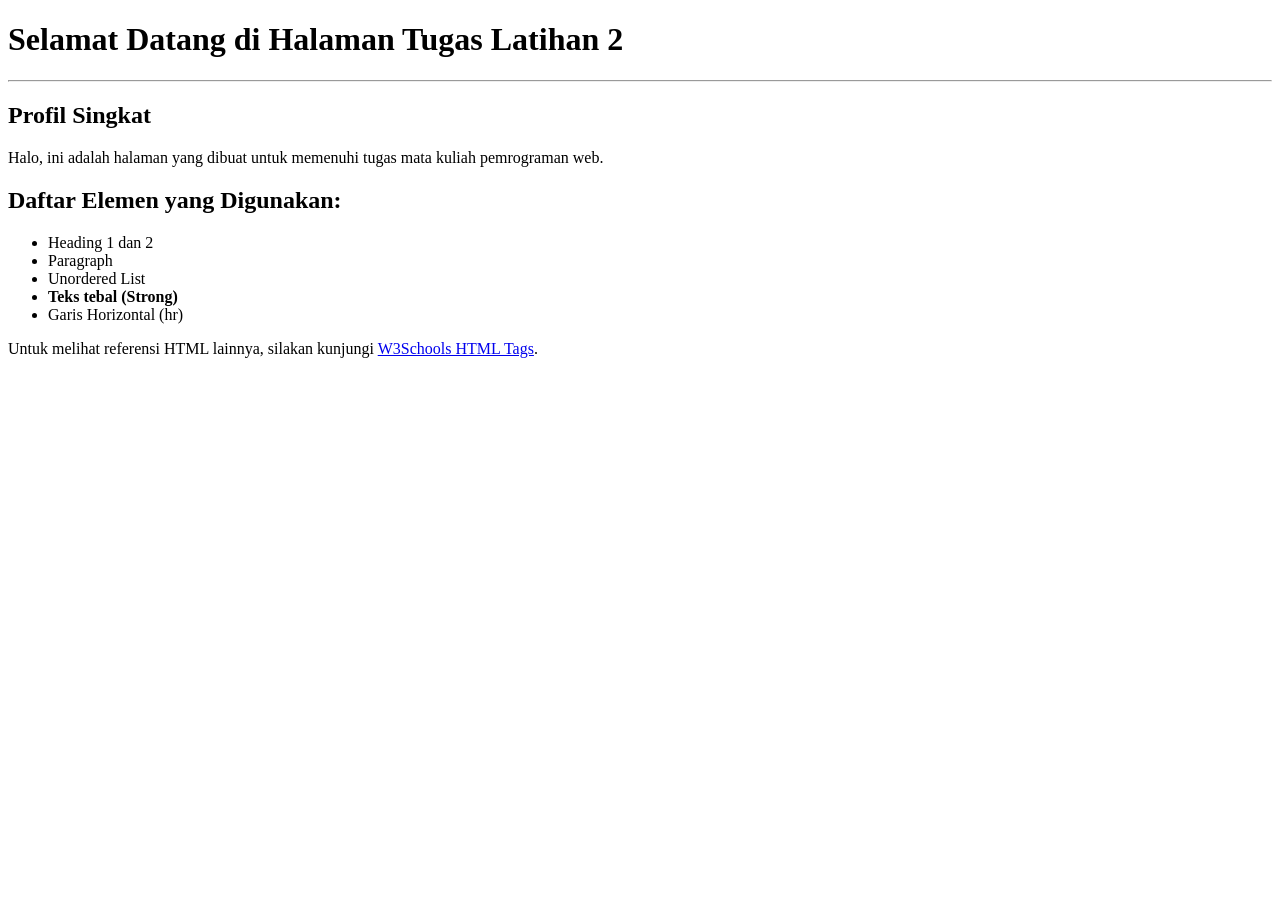
<file: index.html>
<!DOCTYPE html>
<html lang="en">
<head>
    <meta charset="UTF-8">
    <meta name="viewport" content="width=device-width, initial-scale=1.0">
    <title>Latihan 2 - Elemen HTML</title>
</head>
<body>

    <h1>Selamat Datang di Halaman Tugas Latihan 2</h1>
    <hr>
    
    <h2>Profil Singkat</h2>
    <p>Halo, ini adalah halaman yang dibuat untuk memenuhi tugas mata kuliah pemrograman web.</p>
    
    <h2>Daftar Elemen yang Digunakan:</h2>
    <ul>
        <li>Heading 1 dan 2</li>
        <li>Paragraph</li>
        <li>Unordered List</li>
        <li><strong>Teks tebal (Strong)</strong></li>
        <li>Garis Horizontal (hr)</li>
    </ul>

    <p>Untuk melihat referensi HTML lainnya, silakan kunjungi <a href="https://www.w3schools.com/tags/default.asp">W3Schools HTML Tags</a>.</p>

</body>
</html>
</file>
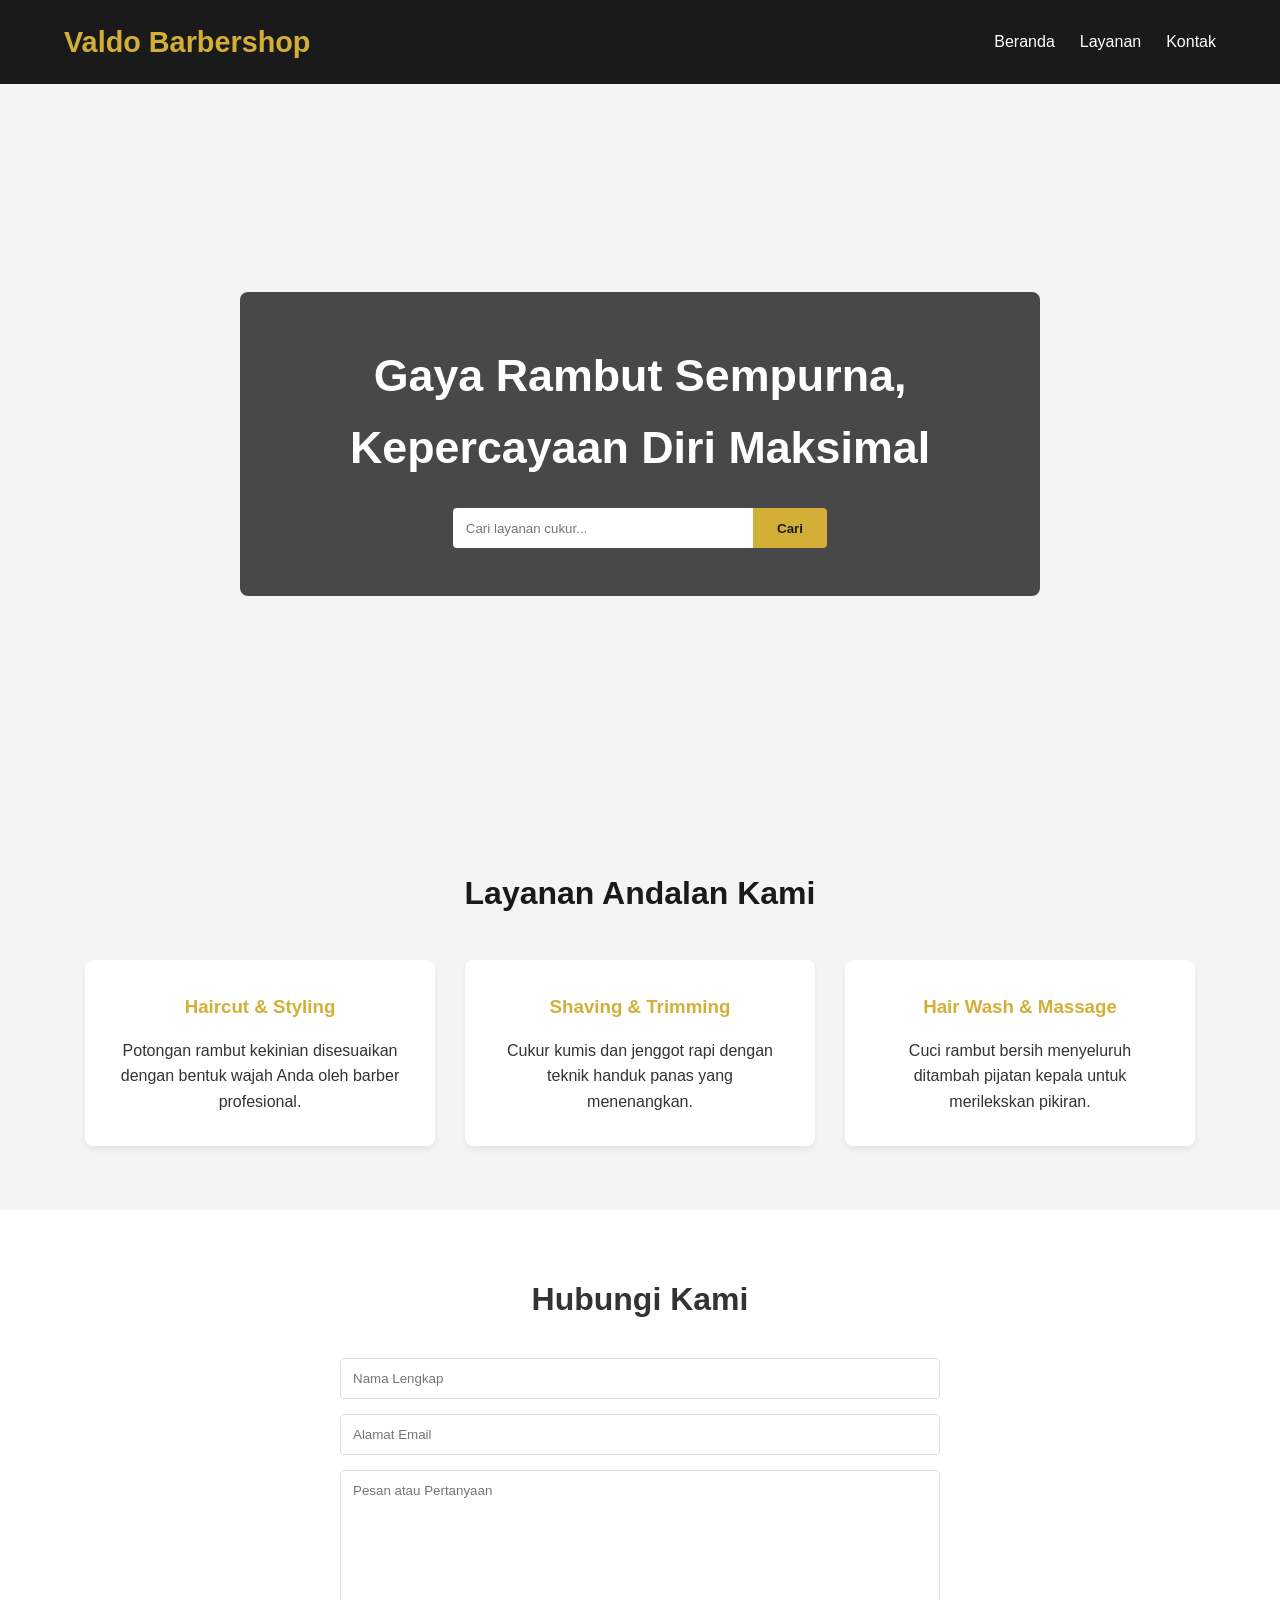
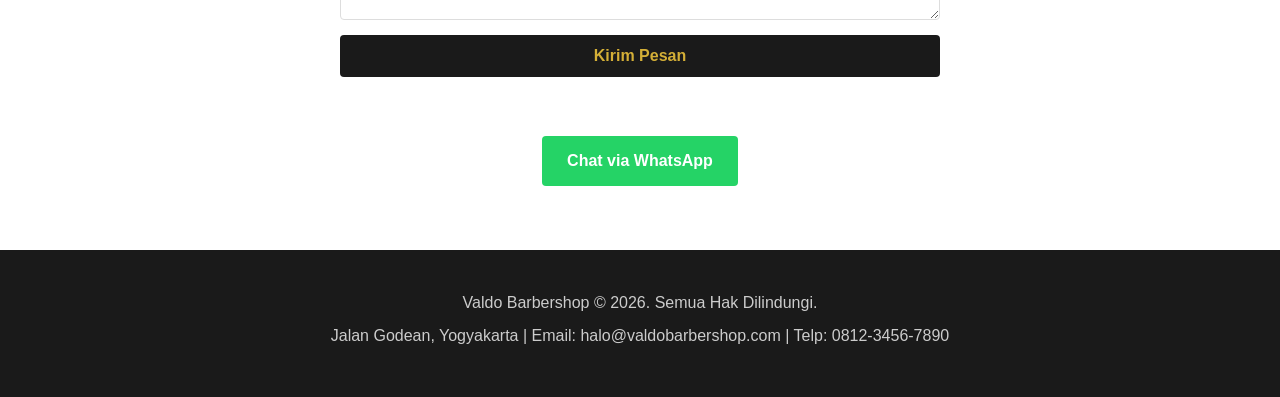
<file: valdo-babershop/index.html>
<!DOCTYPE html>
<html lang="id">
<head>
    <meta charset="UTF-8">
    <meta name="viewport" content="width=device-width, initial-scale=1.0">
    <title>Valdo Barbershop</title>
    <link rel="stylesheet" href="style.css">
</head>
<body>
    <header>
        <div class="logo">Valdo Barbershop</div>
        <nav>
            <ul>
                <li><a href="#hero">Beranda</a></li>
                <li><a href="#body-section">Layanan</a></li>
                <li><a href="#contact">Kontak</a></li>
            </ul>
        </nav>
    </header>

    <section id="hero">
        <div class="hero-content">
            <h1>Gaya Rambut Sempurna, Kepercayaan Diri Maksimal</h1>
            <form class="search-form">
                <input type="text" placeholder="Cari layanan cukur...">
                <button type="submit">Cari</button>
            </form>
        </div>
    </section>

    <section id="body-section">
        <h2>Layanan Andalan Kami</h2>
        <div class="services-container">
            <div class="service-card">
                <h3>Haircut & Styling</h3>
                <p>Potongan rambut kekinian disesuaikan dengan bentuk wajah Anda oleh barber profesional.</p>
            </div>
            <div class="service-card">
                <h3>Shaving & Trimming</h3>
                <p>Cukur kumis dan jenggot rapi dengan teknik handuk panas yang menenangkan.</p>
            </div>
            <div class="service-card">
                <h3>Hair Wash & Massage</h3>
                <p>Cuci rambut bersih menyeluruh ditambah pijatan kepala untuk merilekskan pikiran.</p>
            </div>
        </div>
    </section>

    <section id="contact">
        <h2>Hubungi Kami</h2>
        <form class="contact-form">
            <input type="text" placeholder="Nama Lengkap" required>
            <input type="email" placeholder="Alamat Email" required>
            <textarea placeholder="Pesan atau Pertanyaan" required></textarea>
            <button type="submit">Kirim Pesan</button>
        </form>
        <br>
        <a href="https://wa.me/6281234567890" class="wa-button">Chat via WhatsApp</a>
    </section>

    <footer>
        <p>Valdo Barbershop &copy; 2026. Semua Hak Dilindungi.</p>
        <p>Jalan Godean, Yogyakarta | Email: halo@valdobarbershop.com | Telp: 0812-3456-7890</p>
    </footer>
</body>
</html>
</file>
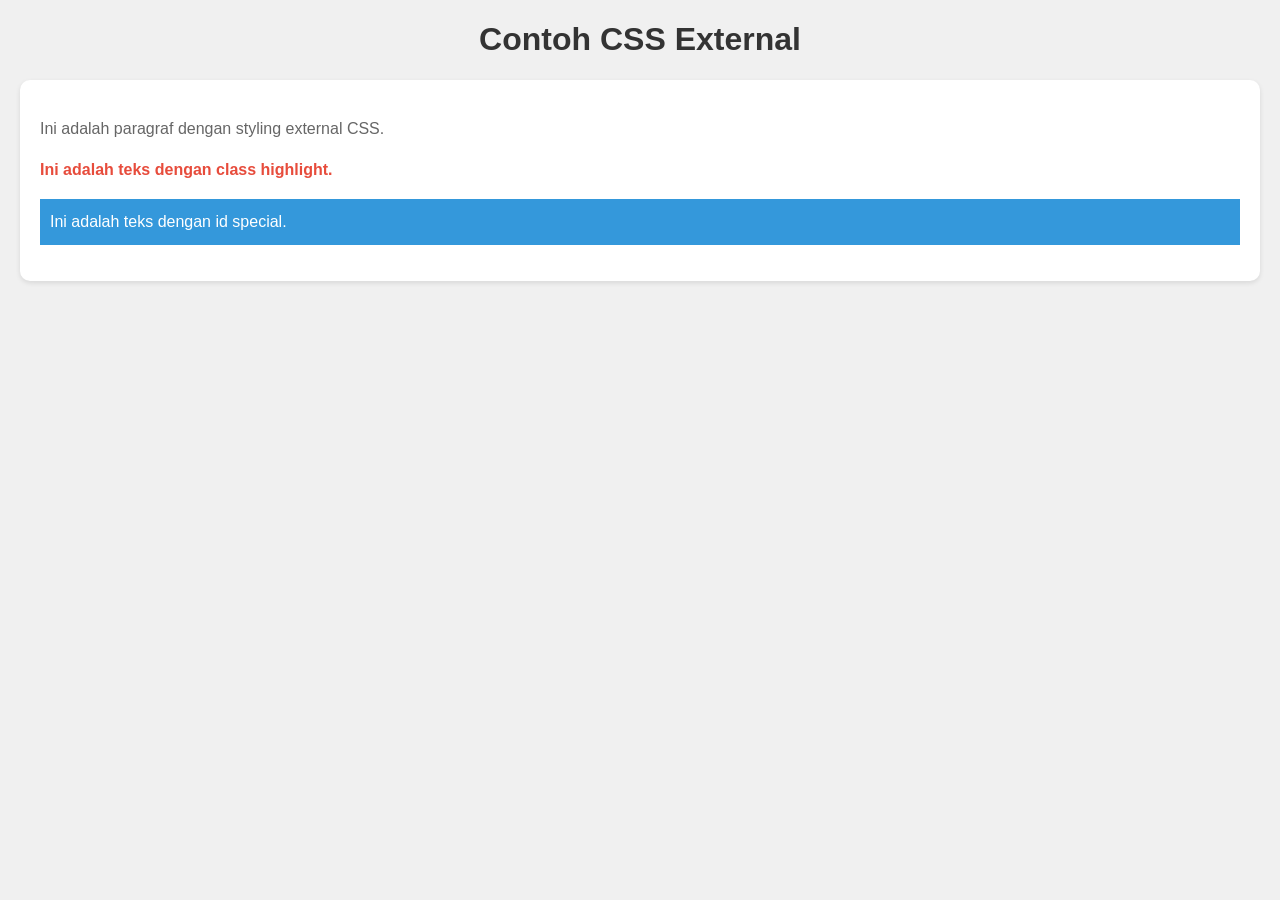
<file: templates/02-css-external.html>
<!DOCTYPE html>
<html lang="id">
<head>
    <meta charset="UTF-8">
    <meta name="viewport" content="width=device-width, initial-scale=1.0">
    <title>Template 2 - CSS External</title>
    <link rel="stylesheet" href="style-external.css">
</head>
<body>
    <h1>Contoh CSS External</h1>
    
    <div class="container">
        <p>Ini adalah paragraf dengan styling external CSS.</p>
        <p class="highlight">Ini adalah teks dengan class highlight.</p>
        <p id="special">Ini adalah teks dengan id special.</p>
    </div>
</body>
</html>
</file>
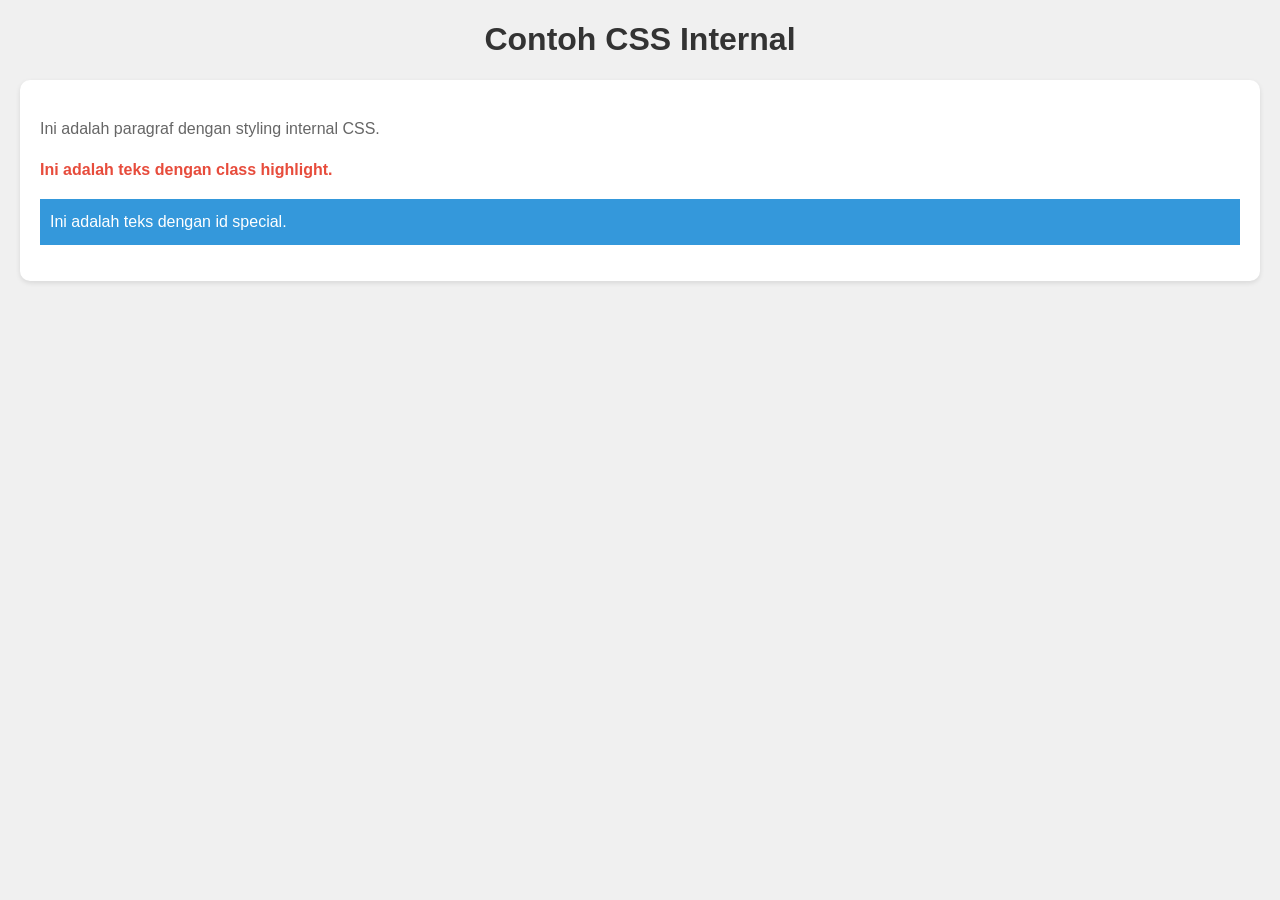
<file: templates/02-css-internal.html>
<!DOCTYPE html>
<html lang="id">
<head>
    <meta charset="UTF-8">
    <meta name="viewport" content="width=device-width, initial-scale=1.0">
    <title>Template 2 - CSS Internal</title>
    <style>
        /* CSS Internal Style */
        body {
            background-color: #f0f0f0;
            font-family: Arial, sans-serif;
            margin: 20px;
        }
        
        h1 {
            color: #333;
            text-align: center;
        }
        
        .container {
            background-color: white;
            padding: 20px;
            border-radius: 10px;
            box-shadow: 0 2px 5px rgba(0,0,0,0.1);
        }
        
        p {
            color: #666;
            line-height: 1.6;
        }
        
        .highlight {
            color: #e74c3c;
            font-weight: bold;
        }
        
        #special {
            background-color: #3498db;
            color: white;
            padding: 10px;
        }
    </style>
</head>
<body>
    <h1>Contoh CSS Internal</h1>
    
    <div class="container">
        <p>Ini adalah paragraf dengan styling internal CSS.</p>
        <p class="highlight">Ini adalah teks dengan class highlight.</p>
        <p id="special">Ini adalah teks dengan id special.</p>
    </div>
</body>
</html>
</file>
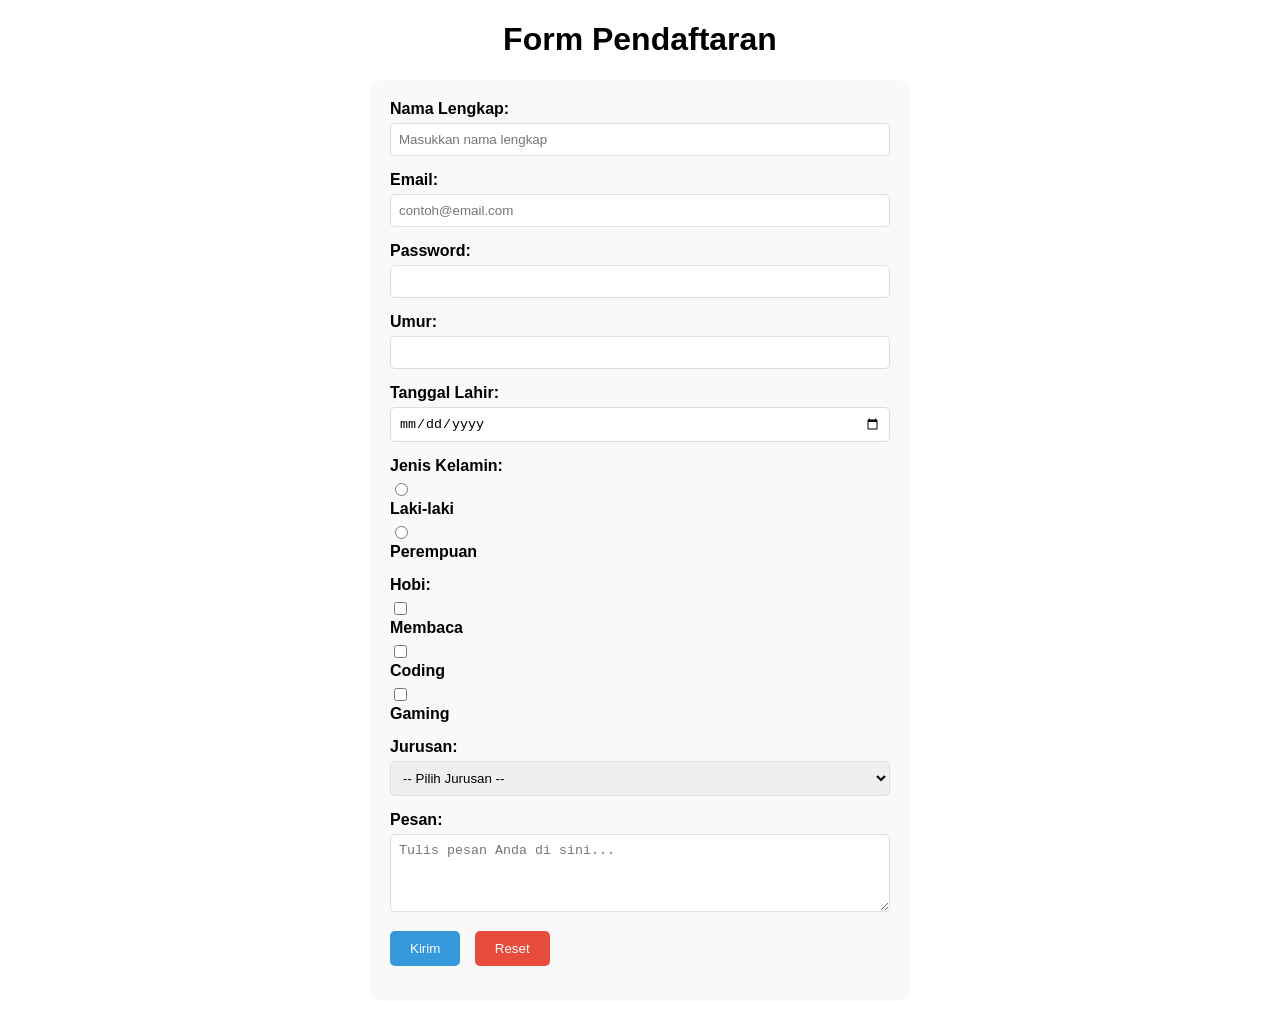
<file: templates/03-form.html>
<!DOCTYPE html>
<html lang="id">
<head>
    <meta charset="UTF-8">
    <meta name="viewport" content="width=device-width, initial-scale=1.0">
    <title>Template 3 - Form</title>
    <style>
        body {
            font-family: Arial, sans-serif;
            margin: 20px;
        }
        form {
            max-width: 500px;
            margin: 0 auto;
            background-color: #f9f9f9;
            padding: 20px;
            border-radius: 10px;
        }
        .form-group {
            margin-bottom: 15px;
        }
        label {
            display: block;
            margin-bottom: 5px;
            font-weight: bold;
        }
        input[type="text"],
        input[type="email"],
        input[type="password"],
        input[type="number"],
        input[type="date"],
        select,
        textarea {
            width: 100%;
            padding: 8px;
            border: 1px solid #ddd;
            border-radius: 5px;
            box-sizing: border-box;
        }
        input[type="submit"],
        input[type="reset"] {
            padding: 10px 20px;
            margin-right: 10px;
            background-color: #3498db;
            color: white;
            border: none;
            border-radius: 5px;
            cursor: pointer;
        }
        input[type="reset"] {
            background-color: #e74c3c;
        }
    </style>
</head>
<body>
    <h1 style="text-align: center;">Form Pendaftaran</h1>
    
    <form action="/submit" method="post">
        <!-- Text Input -->
        <div class="form-group">
            <label for="nama">Nama Lengkap:</label>
            <input type="text" id="nama" name="nama" placeholder="Masukkan nama lengkap" required>
        </div>
        
        <!-- Email Input -->
        <div class="form-group">
            <label for="email">Email:</label>
            <input type="email" id="email" name="email" placeholder="contoh@email.com" required>
        </div>
        
        <!-- Password Input -->
        <div class="form-group">
            <label for="password">Password:</label>
            <input type="password" id="password" name="password" required>
        </div>
        
        <!-- Number Input -->
        <div class="form-group">
            <label for="umur">Umur:</label>
            <input type="number" id="umur" name="umur" min="1" max="100">
        </div>
        
        <!-- Date Input -->
        <div class="form-group">
            <label for="tanggal">Tanggal Lahir:</label>
            <input type="date" id="tanggal" name="tanggal">
        </div>
        
        <!-- Radio Button -->
        <div class="form-group">
            <label>Jenis Kelamin:</label>
            <input type="radio" id="laki" name="gender" value="laki" required>
            <label for="laki">Laki-laki</label>
            <input type="radio" id="perempuan" name="gender" value="perempuan">
            <label for="perempuan">Perempuan</label>
        </div>
        
        <!-- Checkbox -->
        <div class="form-group">
            <label>Hobi:</label>
            <input type="checkbox" id="membaca" name="hobi" value="membaca">
            <label for="membaca">Membaca</label>
            <input type="checkbox" id="coding" name="hobi" value="coding">
            <label for="coding">Coding</label>
            <input type="checkbox" id="gaming" name="hobi" value="gaming">
            <label for="gaming">Gaming</label>
        </div>
        
        <!-- Select Dropdown -->
        <div class="form-group">
            <label for="jurusan">Jurusan:</label>
            <select id="jurusan" name="jurusan" required>
                <option value="">-- Pilih Jurusan --</option>
                <option value="informatika">Informatika</option>
                <option value="sipil">Teknik Sipil</option>
                <option value="elektro">Teknik Elektro</option>
                <option value="mesin">Teknik Mesin</option>
            </select>
        </div>
        
        <!-- Textarea -->
        <div class="form-group">
            <label for="pesan">Pesan:</label>
            <textarea id="pesan" name="pesan" rows="4" cols="50" placeholder="Tulis pesan Anda di sini..."></textarea>
        </div>
        
        <!-- Submit and Reset Buttons -->
        <div class="form-group">
            <input type="submit" value="Kirim">
            <input type="reset" value="Reset">
        </div>
    </form>
</body>
</html>
</file>
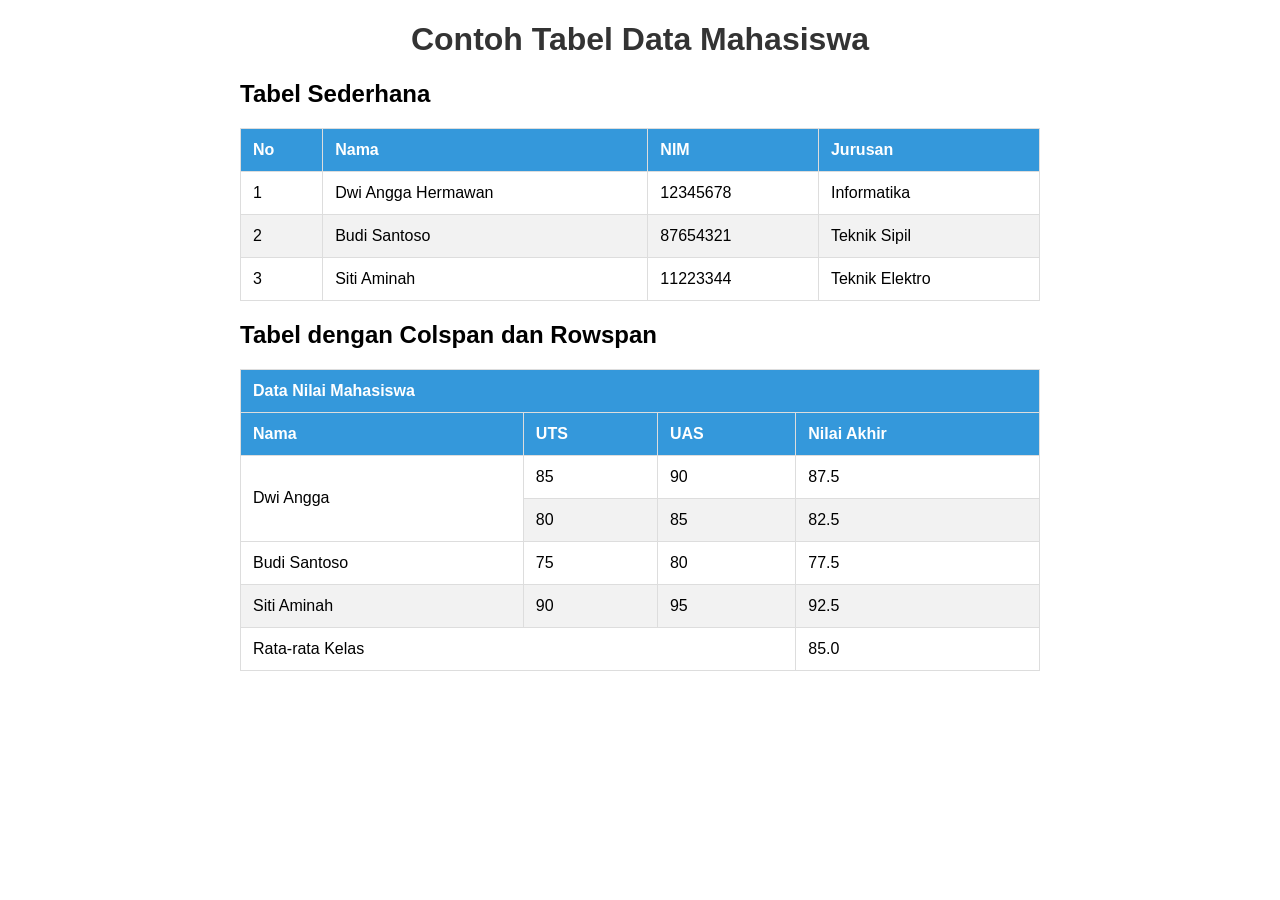
<file: templates/04-table.html>
<!DOCTYPE html>
<html lang="id">
<head>
    <meta charset="UTF-8">
    <meta name="viewport" content="width=device-width, initial-scale=1.0">
    <title>Template 4 - Table</title>
    <style>
        body {
            font-family: Arial, sans-serif;
            margin: 20px;
        }
        h1 {
            text-align: center;
            color: #333;
        }
        table {
            width: 100%;
            border-collapse: collapse;
            margin: 20px 0;
            background-color: white;
        }
        th, td {
            border: 1px solid #ddd;
            padding: 12px;
            text-align: left;
        }
        th {
            background-color: #3498db;
            color: white;
            font-weight: bold;
        }
        tr:nth-child(even) {
            background-color: #f2f2f2;
        }
        tr:hover {
            background-color: #e8f4f8;
        }
        .container {
            max-width: 800px;
            margin: 0 auto;
        }
    </style>
</head>
<body>
    <div class="container">
        <h1>Contoh Tabel Data Mahasiswa</h1>
        
        <!-- Tabel Sederhana -->
        <h2>Tabel Sederhana</h2>
        <table border="1" cellpadding="8" cellspacing="0">
            <thead>
                <tr>
                    <th>No</th>
                    <th>Nama</th>
                    <th>NIM</th>
                    <th>Jurusan</th>
                </tr>
            </thead>
            <tbody>
                <tr>
                    <td>1</td>
                    <td>Dwi Angga Hermawan</td>
                    <td>12345678</td>
                    <td>Informatika</td>
                </tr>
                <tr>
                    <td>2</td>
                    <td>Budi Santoso</td>
                    <td>87654321</td>
                    <td>Teknik Sipil</td>
                </tr>
                <tr>
                    <td>3</td>
                    <td>Siti Aminah</td>
                    <td>11223344</td>
                    <td>Teknik Elektro</td>
                </tr>
            </tbody>
        </table>
        
        <!-- Tabel dengan Colspan dan Rowspan -->
        <h2>Tabel dengan Colspan dan Rowspan</h2>
        <table border="1" cellpadding="8" cellspacing="0">
            <thead>
                <tr>
                    <th colspan="4">Data Nilai Mahasiswa</th>
                </tr>
                <tr>
                    <th>Nama</th>
                    <th>UTS</th>
                    <th>UAS</th>
                    <th>Nilai Akhir</th>
                </tr>
            </thead>
            <tbody>
                <tr>
                    <td rowspan="2">Dwi Angga</td>
                    <td>85</td>
                    <td>90</td>
                    <td>87.5</td>
                </tr>
                <tr>
                    <td>80</td>
                    <td>85</td>
                    <td>82.5</td>
                </tr>
                <tr>
                    <td>Budi Santoso</td>
                    <td>75</td>
                    <td>80</td>
                    <td>77.5</td>
                </tr>
                <tr>
                    <td>Siti Aminah</td>
                    <td>90</td>
                    <td>95</td>
                    <td>92.5</td>
                </tr>
            </tbody>
            <tfoot>
                <tr>
                    <td colspan="3">Rata-rata Kelas</td>
                    <td>85.0</td>
                </tr>
            </tfoot>
        </table>
    </div>
</body>
</html>
</file>
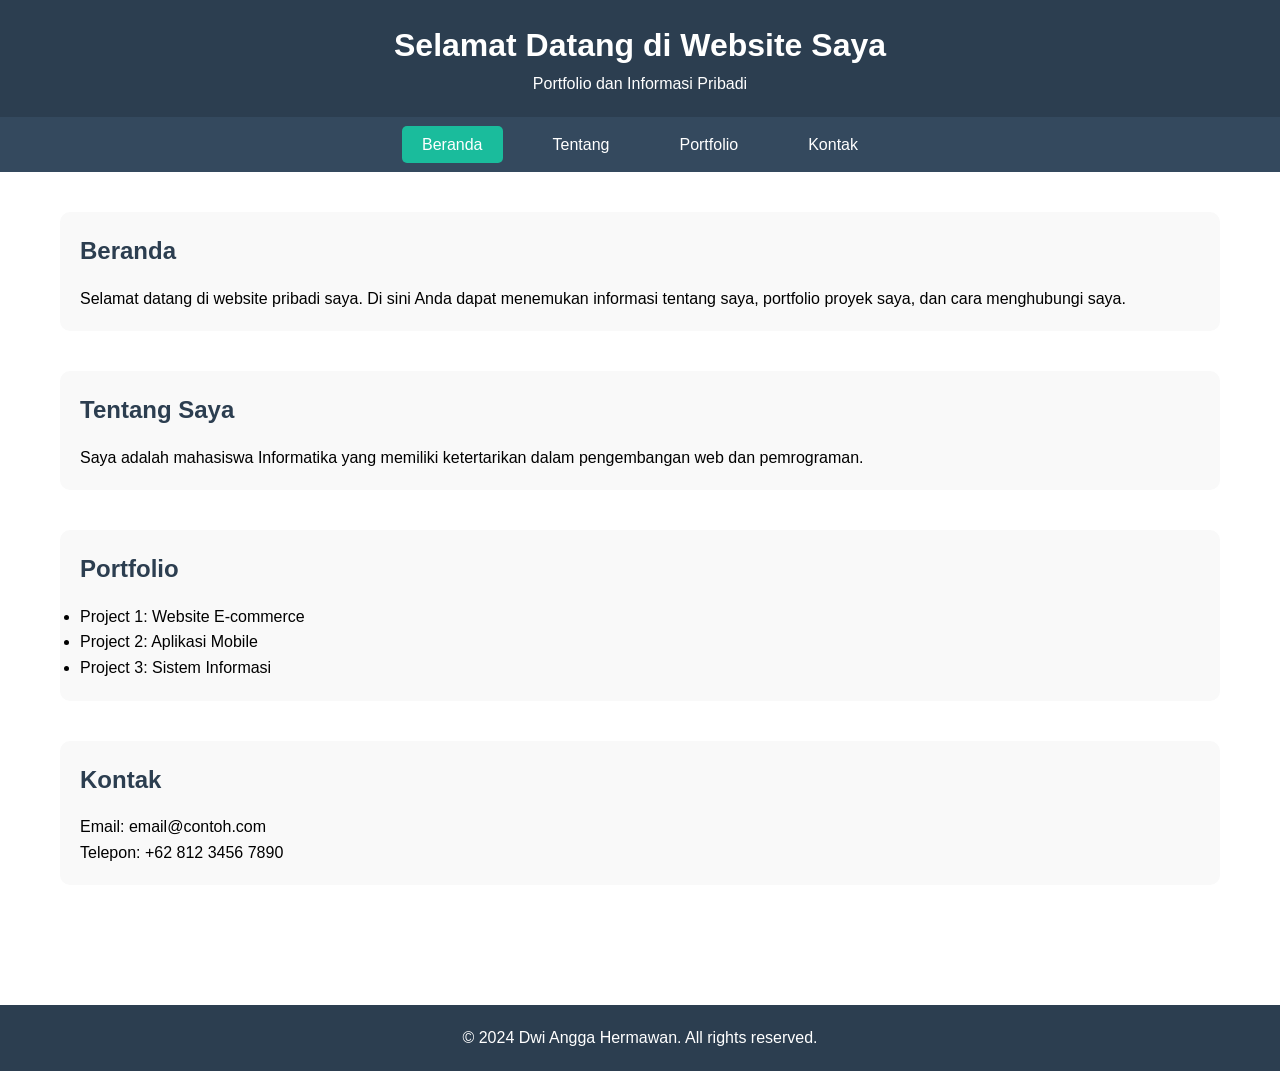
<file: templates/05-navigation.html>
<!DOCTYPE html>
<html lang="id">
<head>
    <meta charset="UTF-8">
    <meta name="viewport" content="width=device-width, initial-scale=1.0">
    <title>Template 5 - Navigation</title>
    <style>
        * {
            margin: 0;
            padding: 0;
            box-sizing: border-box;
        }
        
        body {
            font-family: Arial, sans-serif;
            line-height: 1.6;
        }
        
        /* Header Styles */
        header {
            background-color: #2c3e50;
            color: white;
            padding: 20px 0;
            text-align: center;
        }
        
        header h1 {
            margin: 0;
        }
        
        /* Navigation Styles */
        nav {
            background-color: #34495e;
            padding: 15px 0;
        }
        
        nav ul {
            list-style: none;
            display: flex;
            justify-content: center;
            gap: 30px;
        }
        
        nav ul li a {
            color: white;
            text-decoration: none;
            padding: 10px 20px;
            border-radius: 5px;
            transition: background-color 0.3s;
        }
        
        nav ul li a:hover {
            background-color: #1abc9c;
        }
        
        nav ul li a.active {
            background-color: #1abc9c;
        }
        
        /* Main Content */
        main {
            padding: 40px 20px;
            max-width: 1200px;
            margin: 0 auto;
        }
        
        /* Section Styles */
        section {
            margin-bottom: 40px;
            padding: 20px;
            background-color: #f9f9f9;
            border-radius: 10px;
        }
        
        section h2 {
            color: #2c3e50;
            margin-bottom: 15px;
        }
        
        /* Footer Styles */
        footer {
            background-color: #2c3e50;
            color: white;
            text-align: center;
            padding: 20px 0;
            margin-top: 40px;
        }
    </style>
</head>
<body>
    <!-- Header -->
    <header>
        <h1>Selamat Datang di Website Saya</h1>
        <p>Portfolio dan Informasi Pribadi</p>
    </header>
    
    <!-- Navigation -->
    <nav>
        <ul>
            <li><a href="#home" class="active">Beranda</a></li>
            <li><a href="#about">Tentang</a></li>
            <li><a href="#portfolio">Portfolio</a></li>
            <li><a href="#contact">Kontak</a></li>
        </ul>
    </nav>
    
    <!-- Main Content -->
    <main>
        <!-- Home Section -->
        <section id="home">
            <h2>Beranda</h2>
            <p>Selamat datang di website pribadi saya. Di sini Anda dapat menemukan informasi tentang saya, portfolio proyek saya, dan cara menghubungi saya.</p>
        </section>
        
        <!-- About Section -->
        <section id="about">
            <h2>Tentang Saya</h2>
            <p>Saya adalah mahasiswa Informatika yang memiliki ketertarikan dalam pengembangan web dan pemrograman.</p>
        </section>
        
        <!-- Portfolio Section -->
        <section id="portfolio">
            <h2>Portfolio</h2>
            <ul>
                <li>Project 1: Website E-commerce</li>
                <li>Project 2: Aplikasi Mobile</li>
                <li>Project 3: Sistem Informasi</li>
            </ul>
        </section>
        
        <!-- Contact Section -->
        <section id="contact">
            <h2>Kontak</h2>
            <p>Email: email@contoh.com</p>
            <p>Telepon: +62 812 3456 7890</p>
        </section>
    </main>
    
    <!-- Footer -->
    <footer>
        <p>&copy; 2024 Dwi Angga Hermawan. All rights reserved.</p>
    </footer>
</body>
</html>
</file>
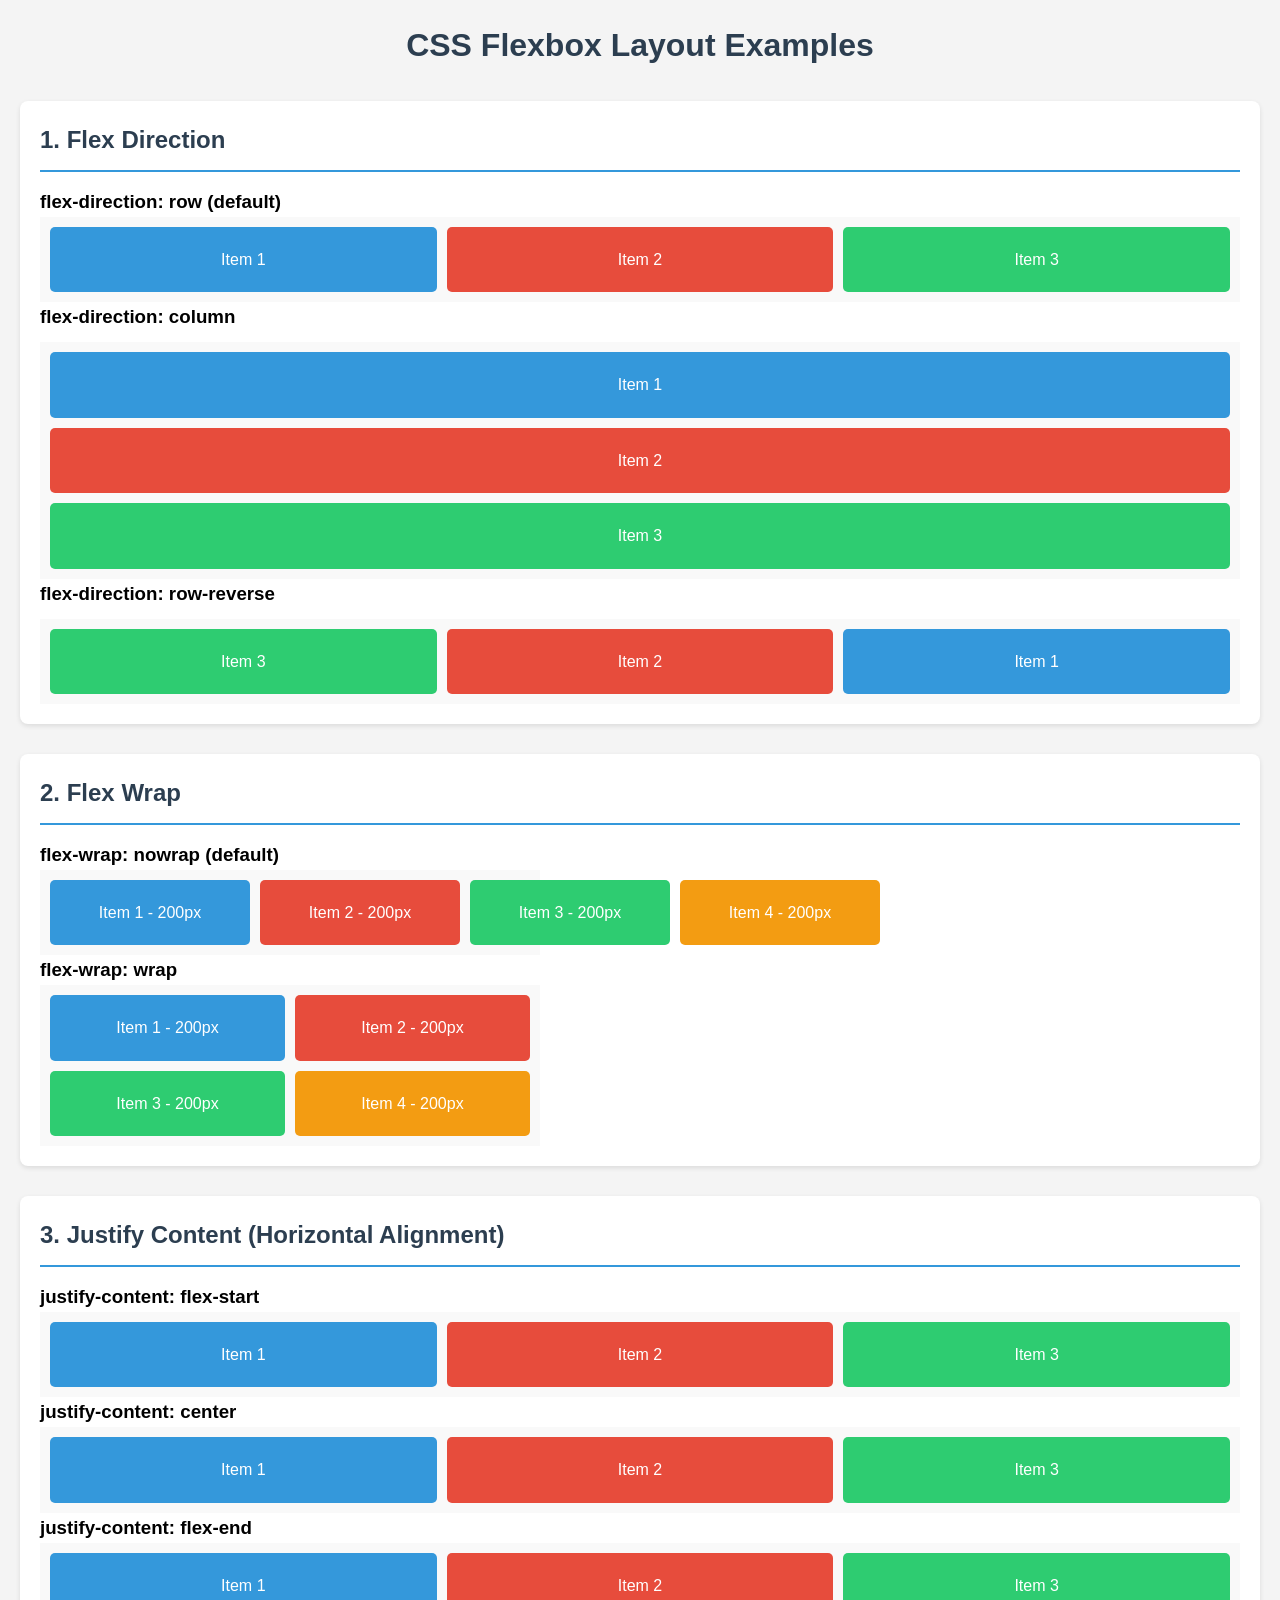
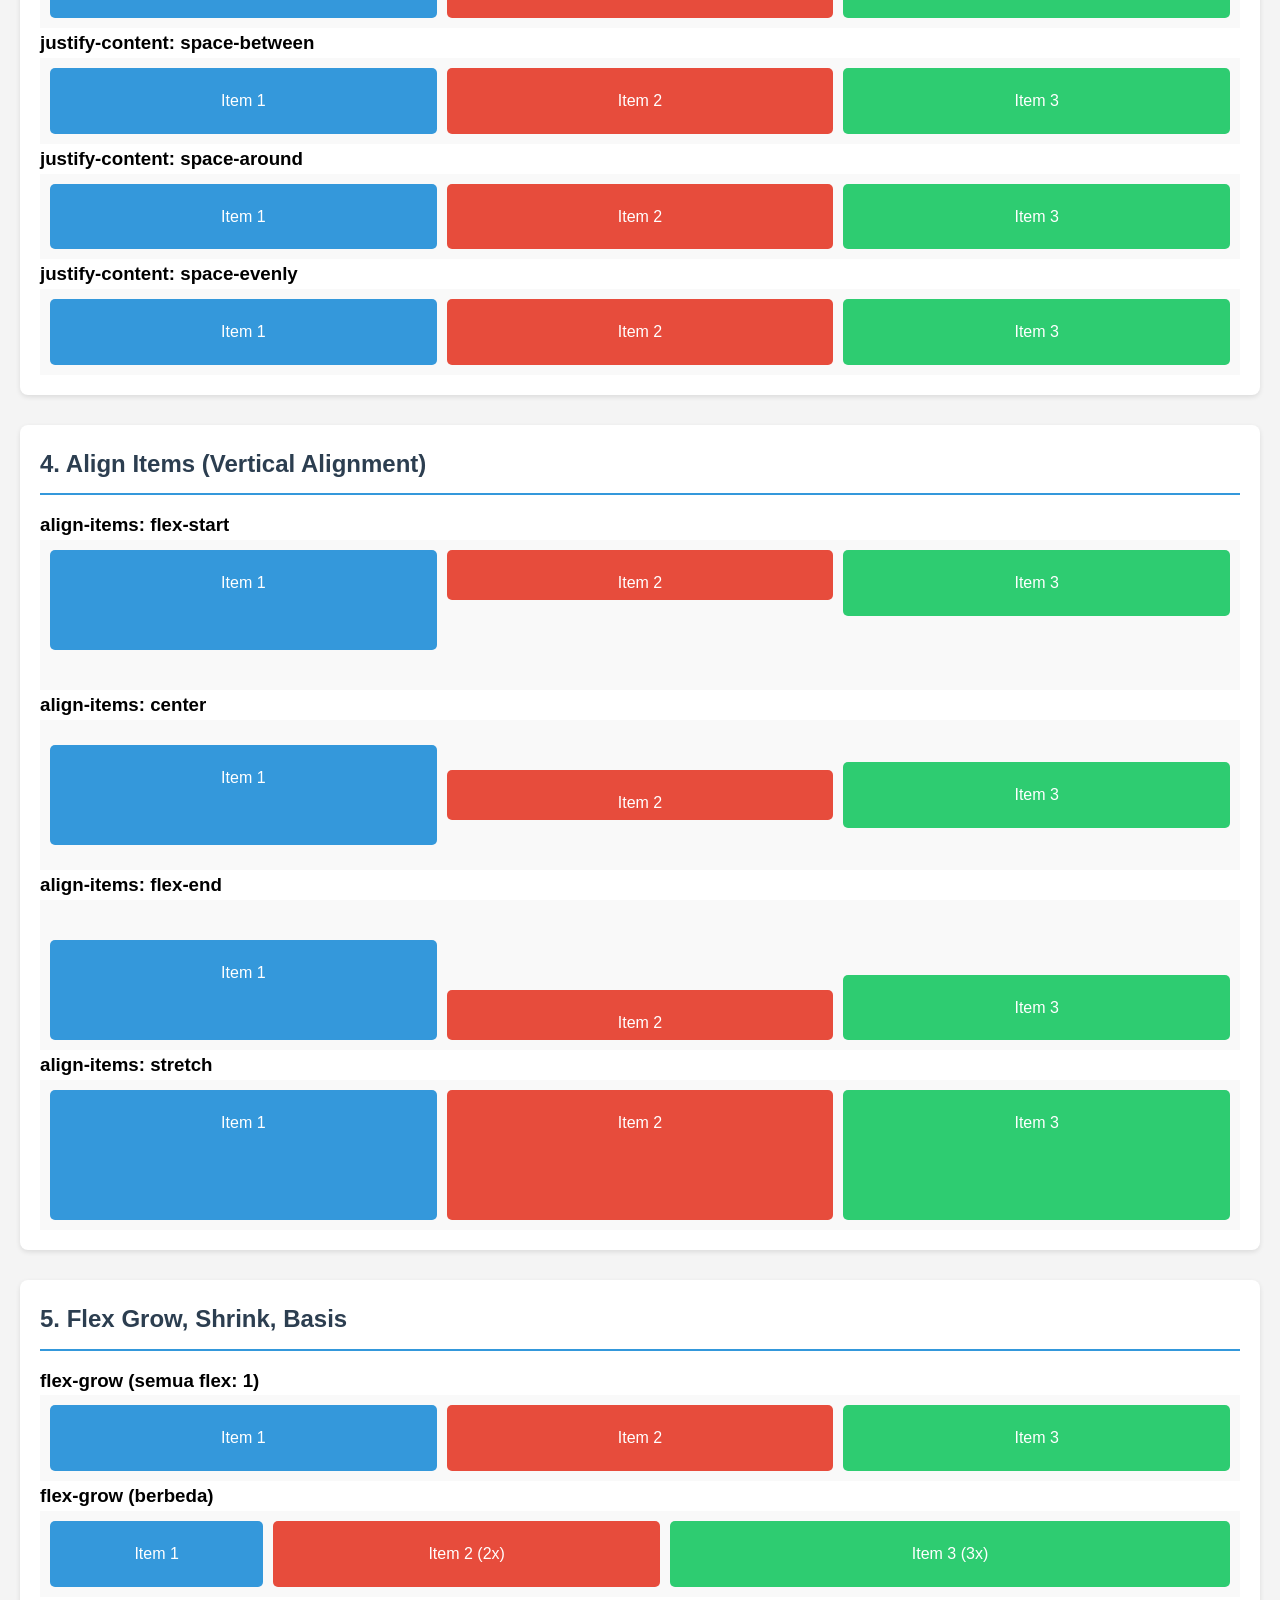
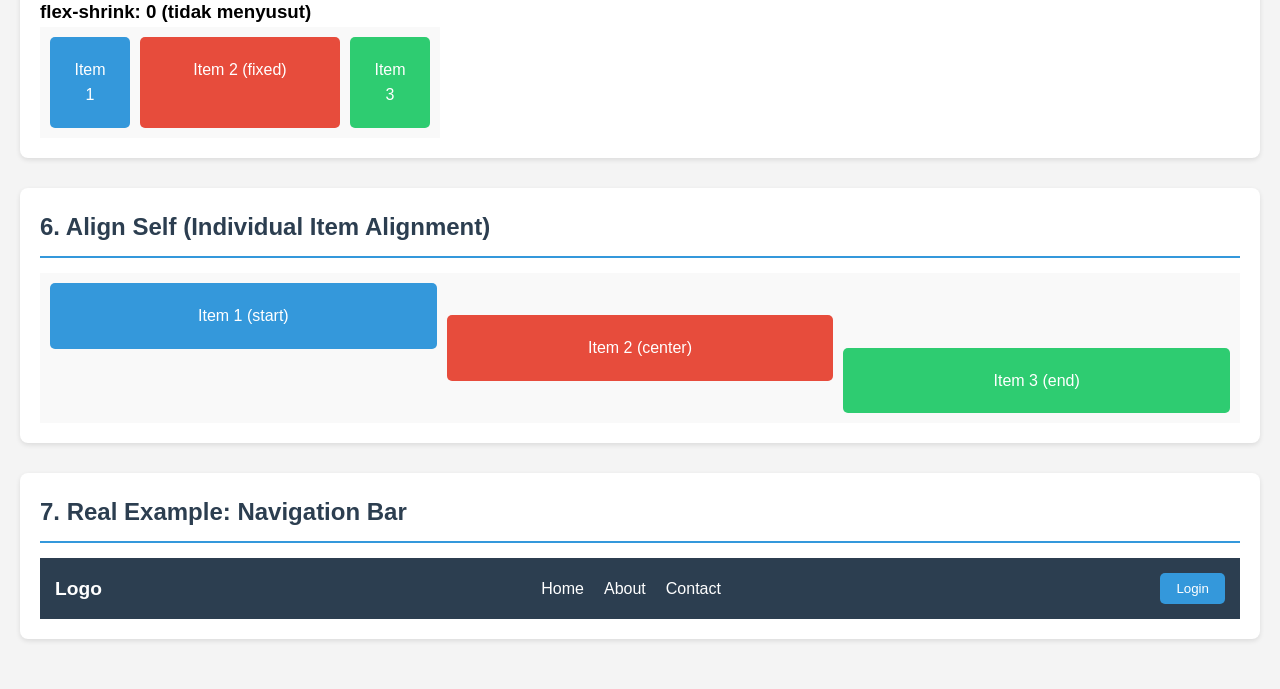
<file: templates/08-flexbox-layout.html>
<!DOCTYPE html>
<html lang="id">
<head>
    <meta charset="UTF-8">
    <meta name="viewport" content="width=device-width, initial-scale=1.0">
    <title>Template 8 - CSS Flexbox Layout</title>
    <style>
        * {
            margin: 0;
            padding: 0;
            box-sizing: border-box;
        }
        
        body {
            font-family: 'Segoe UI', Tahoma, Geneva, Verdana, sans-serif;
            line-height: 1.6;
            background-color: #f4f4f4;
            padding: 20px;
        }
        
        h1 {
            text-align: center;
            color: #2c3e50;
            margin-bottom: 30px;
        }
        
        .section {
            background-color: white;
            margin-bottom: 30px;
            padding: 20px;
            border-radius: 8px;
            box-shadow: 0 2px 5px rgba(0,0,0,0.1);
        }
        
        .section h2 {
            color: #2c3e50;
            margin-bottom: 15px;
            border-bottom: 2px solid #3498db;
            padding-bottom: 10px;
        }
        
        /* Flex Container Basic */
        .flex-container {
            display: flex;
            background-color: #f9f9f9;
            padding: 10px;
            gap: 10px;
        }
        
        .flex-item {
            background-color: #3498db;
            color: white;
            padding: 20px;
            text-align: center;
            border-radius: 5px;
            flex: 1;
        }
        
        /* Flex Direction */
        .flex-row {
            flex-direction: row;
        }
        
        .flex-column {
            flex-direction: column;
        }
        
        .flex-row-reverse {
            flex-direction: row-reverse;
        }
        
        /* Flex Wrap */
        .flex-wrap {
            flex-wrap: wrap;
        }
        
        .flex-nowrap {
            flex-wrap: nowrap;
        }
        
        /* Justify Content */
        .justify-start {
            justify-content: flex-start;
        }
        
        .justify-center {
            justify-content: center;
        }
        
        .justify-end {
            justify-content: flex-end;
        }
        
        .justify-between {
            justify-content: space-between;
        }
        
        .justify-around {
            justify-content: space-around;
        }
        
        .justify-evenly {
            justify-content: space-evenly;
        }
        
        /* Align Items */
        .align-start {
            align-items: flex-start;
        }
        
        .align-center {
            align-items: center;
        }
        
        .align-end {
            align-items: flex-end;
        }
        
        .align-stretch {
            align-items: stretch;
        }
        
        .align-baseline {
            align-items: baseline;
        }
        
        /* Align Content (for multi-line) */
        .align-content-start {
            align-content: flex-start;
        }
        
        .align-content-center {
            align-content: center;
        }
        
        .align-content-between {
            align-content: space-between;
        }
        
        /* Flex Grow, Shrink, Basis */
        .item-grow-1 {
            flex-grow: 1;
        }
        
        .item-grow-2 {
            flex-grow: 2;
        }
        
        .item-shrink-0 {
            flex-shrink: 0;
        }
        
        .item-basis {
            flex-basis: 200px;
        }
        
        /* Align Self */
        .align-self-start {
            align-self: flex-start;
        }
        
        .align-self-center {
            align-self: center;
        }
        
        .align-self-end {
            align-self: flex-end;
        }
        
        /* Different colors for items */
        .item-1 { background-color: #3498db; }
        .item-2 { background-color: #e74c3c; }
        .item-3 { background-color: #2ecc71; }
        .item-4 { background-color: #f39c12; }
        .item-5 { background-color: #9b59b6; }
        
        /* Height for alignment demos */
        .tall-item {
            height: 100px;
        }
        
        .short-item {
            height: 50px;
        }
    </style>
</head>
<body>
    <h1>CSS Flexbox Layout Examples</h1>
    
    <!-- Flex Direction -->
    <div class="section">
        <h2>1. Flex Direction</h2>
        <h3>flex-direction: row (default)</h3>
        <div class="flex-container flex-row">
            <div class="flex-item item-1">Item 1</div>
            <div class="flex-item item-2">Item 2</div>
            <div class="flex-item item-3">Item 3</div>
        </div>
        
        <h3>flex-direction: column</h3>
        <div class="flex-container flex-column" style="margin-top: 10px;">
            <div class="flex-item item-1">Item 1</div>
            <div class="flex-item item-2">Item 2</div>
            <div class="flex-item item-3">Item 3</div>
        </div>
        
        <h3>flex-direction: row-reverse</h3>
        <div class="flex-container flex-row-reverse" style="margin-top: 10px;">
            <div class="flex-item item-1">Item 1</div>
            <div class="flex-item item-2">Item 2</div>
            <div class="flex-item item-3">Item 3</div>
        </div>
    </div>
    
    <!-- Flex Wrap -->
    <div class="section">
        <h2>2. Flex Wrap</h2>
        <h3>flex-wrap: nowrap (default)</h3>
        <div class="flex-container flex-nowrap" style="width: 500px;">
            <div class="flex-item item-1" style="flex: 1 0 200px;">Item 1 - 200px</div>
            <div class="flex-item item-2" style="flex: 1 0 200px;">Item 2 - 200px</div>
            <div class="flex-item item-3" style="flex: 1 0 200px;">Item 3 - 200px</div>
            <div class="flex-item item-4" style="flex: 1 0 200px;">Item 4 - 200px</div>
        </div>
        
        <h3>flex-wrap: wrap</h3>
        <div class="flex-container flex-wrap" style="width: 500px;">
            <div class="flex-item item-1" style="flex: 1 0 200px;">Item 1 - 200px</div>
            <div class="flex-item item-2" style="flex: 1 0 200px;">Item 2 - 200px</div>
            <div class="flex-item item-3" style="flex: 1 0 200px;">Item 3 - 200px</div>
            <div class="flex-item item-4" style="flex: 1 0 200px;">Item 4 - 200px</div>
        </div>
    </div>
    
    <!-- Justify Content -->
    <div class="section">
        <h2>3. Justify Content (Horizontal Alignment)</h2>
        <h3>justify-content: flex-start</h3>
        <div class="flex-container justify-start">
            <div class="flex-item item-1">Item 1</div>
            <div class="flex-item item-2">Item 2</div>
            <div class="flex-item item-3">Item 3</div>
        </div>
        
        <h3>justify-content: center</h3>
        <div class="flex-container justify-center">
            <div class="flex-item item-1">Item 1</div>
            <div class="flex-item item-2">Item 2</div>
            <div class="flex-item item-3">Item 3</div>
        </div>
        
        <h3>justify-content: flex-end</h3>
        <div class="flex-container justify-end">
            <div class="flex-item item-1">Item 1</div>
            <div class="flex-item item-2">Item 2</div>
            <div class="flex-item item-3">Item 3</div>
        </div>
        
        <h3>justify-content: space-between</h3>
        <div class="flex-container justify-between">
            <div class="flex-item item-1">Item 1</div>
            <div class="flex-item item-2">Item 2</div>
            <div class="flex-item item-3">Item 3</div>
        </div>
        
        <h3>justify-content: space-around</h3>
        <div class="flex-container justify-around">
            <div class="flex-item item-1">Item 1</div>
            <div class="flex-item item-2">Item 2</div>
            <div class="flex-item item-3">Item 3</div>
        </div>
        
        <h3>justify-content: space-evenly</h3>
        <div class="flex-container justify-evenly">
            <div class="flex-item item-1">Item 1</div>
            <div class="flex-item item-2">Item 2</div>
            <div class="flex-item item-3">Item 3</div>
        </div>
    </div>
    
    <!-- Align Items -->
    <div class="section">
        <h2>4. Align Items (Vertical Alignment)</h2>
        <h3>align-items: flex-start</h3>
        <div class="flex-container align-start" style="height: 150px;">
            <div class="flex-item item-1 tall-item">Item 1</div>
            <div class="flex-item item-2 short-item">Item 2</div>
            <div class="flex-item item-3">Item 3</div>
        </div>
        
        <h3>align-items: center</h3>
        <div class="flex-container align-center" style="height: 150px;">
            <div class="flex-item item-1 tall-item">Item 1</div>
            <div class="flex-item item-2 short-item">Item 2</div>
            <div class="flex-item item-3">Item 3</div>
        </div>
        
        <h3>align-items: flex-end</h3>
        <div class="flex-container align-end" style="height: 150px;">
            <div class="flex-item item-1 tall-item">Item 1</div>
            <div class="flex-item item-2 short-item">Item 2</div>
            <div class="flex-item item-3">Item 3</div>
        </div>
        
        <h3>align-items: stretch</h3>
        <div class="flex-container align-stretch" style="height: 150px;">
            <div class="flex-item item-1">Item 1</div>
            <div class="flex-item item-2">Item 2</div>
            <div class="flex-item item-3">Item 3</div>
        </div>
    </div>
    
    <!-- Flex Grow, Shrink, Basis -->
    <div class="section">
        <h2>5. Flex Grow, Shrink, Basis</h2>
        <h3>flex-grow (semua flex: 1)</h3>
        <div class="flex-container">
            <div class="flex-item item-1" style="flex: 1;">Item 1</div>
            <div class="flex-item item-2" style="flex: 1;">Item 2</div>
            <div class="flex-item item-3" style="flex: 1;">Item 3</div>
        </div>
        
        <h3>flex-grow (berbeda)</h3>
        <div class="flex-container">
            <div class="flex-item item-1" style="flex: 1;">Item 1</div>
            <div class="flex-item item-2" style="flex: 2;">Item 2 (2x)</div>
            <div class="flex-item item-3" style="flex: 3;">Item 3 (3x)</div>
        </div>
        
        <h3>flex-shrink: 0 (tidak menyusut)</h3>
        <div class="flex-container" style="width: 400px;">
            <div class="flex-item item-1" style="flex: 1;">Item 1</div>
            <div class="flex-item item-2" style="flex: 0 0 200px;">Item 2 (fixed)</div>
            <div class="flex-item item-3" style="flex: 1;">Item 3</div>
        </div>
    </div>
    
    <!-- Align Self -->
    <div class="section">
        <h2>6. Align Self (Individual Item Alignment)</h2>
        <div class="flex-container" style="height: 150px; align-items: flex-start;">
            <div class="flex-item item-1 align-self-start">Item 1 (start)</div>
            <div class="flex-item item-2 align-self-center">Item 2 (center)</div>
            <div class="flex-item item-3 align-self-end">Item 3 (end)</div>
        </div>
    </div>
    
    <!-- Real Example: Navigation Bar -->
    <div class="section">
        <h2>7. Real Example: Navigation Bar</h2>
        <div class="flex-container justify-between align-center" style="background-color: #2c3e50; padding: 15px;">
            <div style="color: white; font-weight: bold; font-size: 1.2em;">Logo</div>
            <div style="display: flex; gap: 20px;">
                <a href="#" style="color: white; text-decoration: none;">Home</a>
                <a href="#" style="color: white; text-decoration: none;">About</a>
                <a href="#" style="color: white; text-decoration: none;">Contact</a>
            </div>
            <div>
                <button style="padding: 8px 16px; background-color: #3498db; color: white; border: none; border-radius: 5px; cursor: pointer;">Login</button>
            </div>
        </div>
    </div>
</body>
</html>
</file>
<file: valdo-babershop/style.css>
* {
    margin: 0;
    padding: 0;
    box-sizing: border-box;
    font-family: 'Segoe UI', Tahoma, Geneva, Verdana, sans-serif;
}

body {
    line-height: 1.6;
    color: #333;
    background-color: #f4f4f4;
}

header {
    display: flex;
    justify-content: space-between;
    align-items: center;
    background-color: #1a1a1a;
    color: #fff;
    padding: 1.2rem 5%;
    position: sticky;
    top: 0;
    z-index: 999;
}

.logo {
    font-size: 1.8rem;
    font-weight: bold;
    color: #d4af37;
}

nav ul {
    list-style: none;
    display: flex;
}

nav ul li {
    margin-left: 25px;
}

nav ul li a {
    color: #fff;
    text-decoration: none;
    font-weight: 500;
}

#hero {
    background: url('https://images.unsplash.com/photo-1585747860715-2ba37e788b70?ixlib=rb-4.0.3&auto=format&fit=crop&w=1920&q=80') center/cover no-repeat;
    height: 80vh;
    display: flex;
    align-items: center;
    justify-content: center;
    text-align: center;
    color: #fff;
}

.hero-content {
    background: rgba(0, 0, 0, 0.7);
    padding: 3rem;
    border-radius: 8px;
    max-width: 800px;
}

.hero-content h1 {
    font-size: 2.8rem;
    margin-bottom: 1.5rem;
}

.search-form {
    display: flex;
    justify-content: center;
}

.search-form input {
    padding: 0.8rem;
    width: 300px;
    border: none;
    border-radius: 4px 0 0 4px;
    outline: none;
}

.search-form button {
    padding: 0.8rem 1.5rem;
    border: none;
    background-color: #d4af37;
    color: #1a1a1a;
    font-weight: bold;
    cursor: pointer;
    border-radius: 0 4px 4px 0;
}

#body-section {
    padding: 4rem 5%;
    text-align: center;
}

#body-section h2 {
    margin-bottom: 2.5rem;
    font-size: 2rem;
    color: #1a1a1a;
}

.services-container {
    display: flex;
    justify-content: center;
    gap: 30px;
    flex-wrap: wrap;
}

.service-card {
    background-color: #fff;
    padding: 2rem;
    border-radius: 8px;
    box-shadow: 0 4px 6px rgba(0,0,0,0.05);
    flex: 1;
    min-width: 280px;
    max-width: 350px;
}

.service-card h3 {
    margin-bottom: 1rem;
    color: #d4af37;
}

#contact {
    padding: 4rem 5%;
    background-color: #fff;
    text-align: center;
}

#contact h2 {
    margin-bottom: 2rem;
    font-size: 2rem;
}

.contact-form {
    max-width: 600px;
    margin: 0 auto 1.5rem auto;
    display: flex;
    flex-direction: column;
    gap: 15px;
}

.contact-form input, .contact-form textarea {
    padding: 12px;
    border: 1px solid #ddd;
    border-radius: 4px;
    width: 100%;
    outline: none;
}

.contact-form textarea {
    height: 150px;
    resize: vertical;
}

.contact-form button {
    padding: 12px;
    background-color: #1a1a1a;
    color: #d4af37;
    border: none;
    border-radius: 4px;
    font-weight: bold;
    font-size: 1rem;
    cursor: pointer;
}

.wa-button {
    display: inline-block;
    background-color: #25d366;
    color: #fff;
    padding: 12px 25px;
    text-decoration: none;
    border-radius: 4px;
    font-weight: bold;
    margin-top: 10px;
}

footer {
    background-color: #1a1a1a;
    color: #ccc;
    text-align: center;
    padding: 2.5rem 5%;
}

footer p {
    margin-bottom: 0.5rem;
}
</file>
<file: templates/style-external.css>
/* CSS External Style */
body {
    background-color: #f0f0f0;
    font-family: Arial, sans-serif;
    margin: 20px;
}

h1 {
    color: #333;
    text-align: center;
}

.container {
    background-color: white;
    padding: 20px;
    border-radius: 10px;
    box-shadow: 0 2px 5px rgba(0,0,0,0.1);
}

p {
    color: #666;
    line-height: 1.6;
}

.highlight {
    color: #e74c3c;
    font-weight: bold;
}

#special {
    background-color: #3498db;
    color: white;
    padding: 10px;
}
</file>
